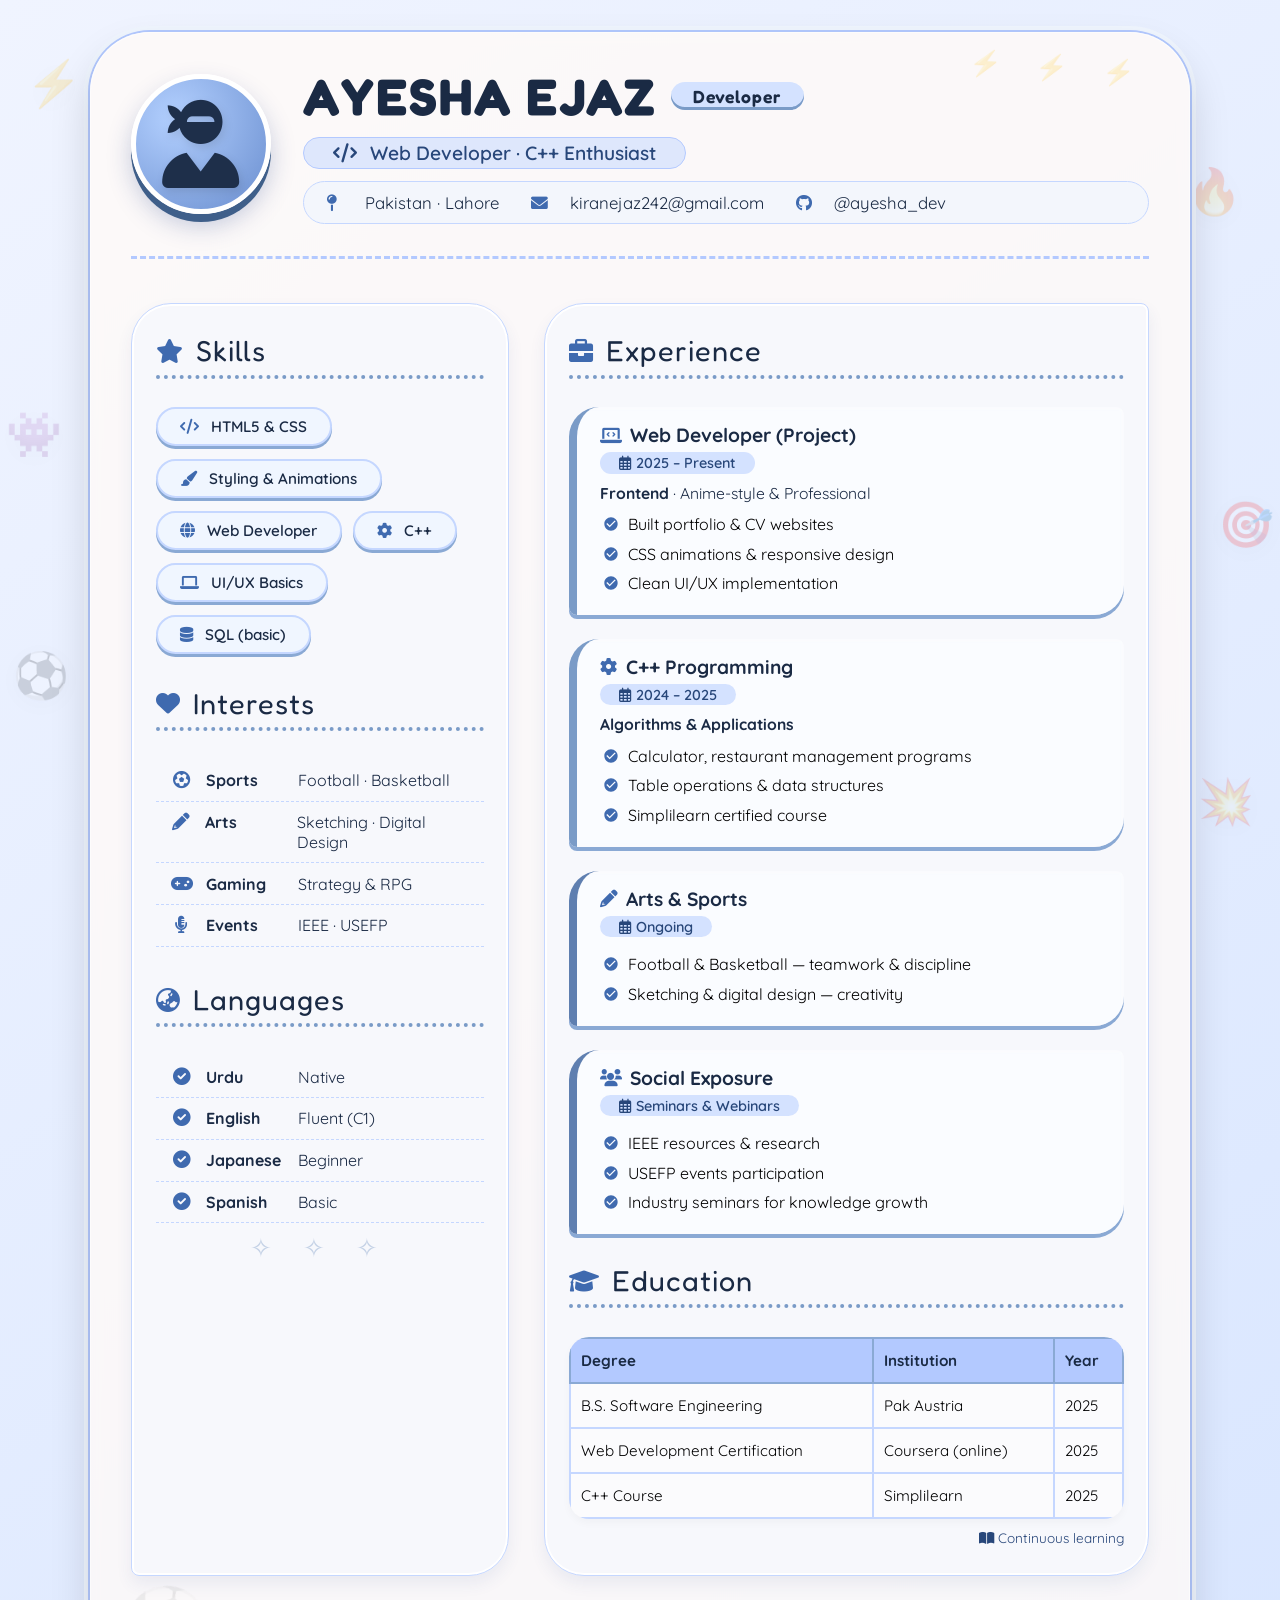
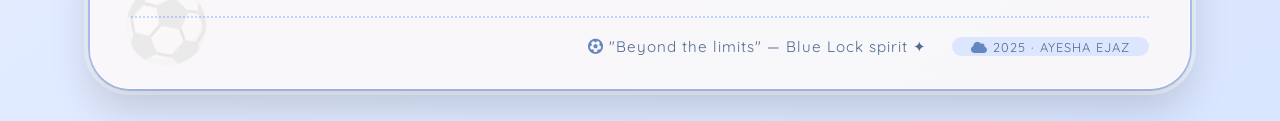
<file: index.html>
<!DOCTYPE html>
<html lang="en">
<head>
  <meta charset="UTF-8" />
  <meta name="viewport" content="width=device-width, initial-scale=1.0" />
  <title>Anime CV · Ayesha Ejaz</title>
  <!-- Font Awesome & Google Fonts -->
  <link rel="stylesheet" href="https://cdnjs.cloudflare.com/ajax/libs/font-awesome/6.0.0-beta3/css/all.min.css" />
  <link href="https://fonts.googleapis.com/css2?family=Quicksand:wght@400;600;700&family=Fredoka+One&display=swap" rel="stylesheet" />
  <style>
    * {
      margin: 0;
      padding: 0;
      box-sizing: border-box;
    }

    body {
      background: linear-gradient(145deg, #f0f4ff 0%, #d9e6ff 100%);
      font-family: 'Quicksand', sans-serif;
      min-height: 100vh;
      padding: 2rem 1rem;
      position: relative;
      overflow-x: hidden;
    }

    /* floating anime characters (Blue Lock style) */
    .floating-char {
      position: fixed;
      font-size: 2.8rem;
      opacity: 0.20;
      pointer-events: none;
      z-index: 0;
      animation: floatAnim 12s infinite alternate ease-in-out;
      filter: drop-shadow(0 4px 12px rgba(0, 20, 80, 0.12));
    }

    .char1 { top: 6%; left: 2%; animation-duration: 14s; }
    .char2 { top: 18%; right: 3%; animation-duration: 16s; animation-delay: -2s; }
    .char3 { bottom: 22%; left: 1%; animation-duration: 18s; animation-delay: -4s; }
    .char4 { bottom: 8%; right: 2%; animation-duration: 13s; animation-delay: -6s; }
    .char5 { top: 45%; left: 0.5%; animation-duration: 20s; animation-delay: -3s; }
    .char6 { top: 55%; right: 0.5%; animation-duration: 15s; animation-delay: -7s; }

    @keyframes floatAnim {
      0% { transform: translate(0, 0) rotate(0deg) scale(1); }
      25% { transform: translate(12px, -18px) rotate(6deg) scale(1.1); }
      50% { transform: translate(-8px, 8px) rotate(-4deg) scale(0.9); }
      75% { transform: translate(20px, 10px) rotate(8deg) scale(1.05); }
      100% { transform: translate(-12px, -12px) rotate(-3deg) scale(0.95); }
    }

    /* main card – anime/manga style */
    .cv-container {
      max-width: 1100px;
      width: 100%;
      margin: 0 auto;
      background: rgba(255, 250, 248, 0.8);
      backdrop-filter: blur(6px);
      border-radius: 60px 60px 40px 40px;
      box-shadow: 0 20px 40px rgba(0, 0, 0, 0.15), 0 0 0 2px #b3c9ff, 0 0 0 6px #f0f6ff;
      padding: 2rem 2.5rem;
      position: relative;
      z-index: 2;
      border: 1px solid rgba(255, 255, 255, 0.5);
    }

    /* decorative elements */
    .cv-container::before {
      content: "⚡  ⚡  ⚡";
      position: absolute;
      top: 18px;
      right: 40px;
      font-size: 1.6rem;
      letter-spacing: 14px;
      color: #4a6fa5;
      opacity: 0.2;
      font-weight: 300;
      transform: rotate(4deg);
      pointer-events: none;
    }

    .cv-container::after {
      content: "⚽";
      position: absolute;
      bottom: 20px;
      left: 30px;
      font-size: 4.5rem;
      opacity: 0.08;
      transform: rotate(-8deg);
      pointer-events: none;
    }

    /* ===== header / profile ===== */
    .profile-row {
      display: flex;
      flex-wrap: wrap;
      align-items: center;
      gap: 2rem;
      margin-bottom: 2.8rem;
      border-bottom: 3px dashed #b3c9ff;
      padding-bottom: 2rem;
    }

    .avatar-frame {
      flex-shrink: 0;
      width: 140px;
      height: 140px;
      background: radial-gradient(circle at 30% 30%, #b3d0ff, #6a8ecf);
      border-radius: 50%;
      display: flex;
      align-items: center;
      justify-content: center;
      border: 5px solid #ffffff;
      box-shadow: 0 8px 0 #3f5f8a, 0 12px 24px rgba(30, 60, 130, 0.25);
      transition: 0.2s;
    }

    .avatar-frame i {
      font-size: 5.5rem;
      color: #1e2f4a;
      filter: drop-shadow(2px 4px 4px rgba(0,0,0,0.1));
    }

    .profile-text {
      flex: 1;
    }

    .profile-text h1 {
      font-family: 'Fredoka One', cursive;
      font-size: 3.2rem;
      letter-spacing: 2px;
      color: #1a2a44;
      display: flex;
      align-items: center;
      gap: 14px;
      flex-wrap: wrap;
    }

    .profile-text h1 small {
      font-size: 1.1rem;
      background: #d4e2ff;
      padding: 0.2rem 1.4rem;
      border-radius: 40px;
      color: #1a2a44;
      font-weight: 600;
      letter-spacing: 1px;
      box-shadow: inset 0 -3px 0 #7a9bc7;
    }

    .subtitle {
      font-size: 1.2rem;
      font-weight: 600;
      color: #28477a;
      background: rgba(200, 219, 255, 0.6);
      display: inline-block;
      padding: 0.2rem 1.8rem;
      border-radius: 30px;
      margin: 10px 0 12px;
      backdrop-filter: blur(2px);
      border: 1px solid #b3c9ff;
    }

    .tagline {
      display: flex;
      flex-wrap: wrap;
      gap: 1.2rem 2rem;
      font-size: 1.05rem;
      color: #1a2a44;
      background: rgba(235, 243, 255, 0.6);
      padding: 0.6rem 1.4rem;
      border-radius: 60px;
      backdrop-filter: blur(2px);
      border: 1px solid #c5d7ff;
    }

    .tagline i {
      color: #3f6aaf;
      margin-right: 8px;
      width: 1.6rem;
    }

    /* ===== 2 columns layout ===== */
    .cv-grid {
      display: grid;
      grid-template-columns: 1fr 1.6fr;
      gap: 2.2rem;
    }

    .left-panel {
      background: rgba(240, 246, 255, 0.5);
      backdrop-filter: blur(2px);
      border-radius: 40px 40px 40px 8px;
      padding: 1.8rem 1.5rem;
      border: 1px solid #c5d7ff;
      box-shadow: inset 0 0 0 2px #ffffff, 0 8px 16px rgba(50, 80, 140, 0.08);
    }

    .right-panel {
      background: rgba(240, 246, 255, 0.5);
      backdrop-filter: blur(2px);
      border-radius: 40px 8px 40px 40px;
      padding: 1.8rem 1.5rem;
      border: 1px solid #c5d7ff;
      box-shadow: inset 0 0 0 2px #ffffff, 0 8px 16px rgba(50, 80, 140, 0.08);
    }

    .section-title {
      font-family: 'Fredoka One', cursive;
      font-size: 1.8rem;
      letter-spacing: 1px;
      color: #1a2a44;
      border-bottom: 4px dotted #7a9bc7;
      padding-bottom: 0.4rem;
      margin-bottom: 1.8rem;
      display: flex;
      align-items: center;
      gap: 12px;
    }

    .section-title i {
      color: #3f6aaf;
      font-size: 1.5rem;
    }

    /* skill tags */
    .skill-tag {
      display: flex;
      flex-wrap: wrap;
      gap: 0.8rem 0.7rem;
      margin-bottom: 2rem;
    }

    .skill-tag span {
      background: #f0f6ff;
      padding: 0.5rem 1.4rem;
      border-radius: 40px;
      font-weight: 600;
      font-size: 0.95rem;
      color: #1a2a44;
      border: 2px solid #c5d7ff;
      box-shadow: 0 3px 0 #8aa9d4;
      transition: 0.1s ease;
    }

    .skill-tag span i {
      margin-right: 8px;
      color: #3f6aaf;
    }

    .info-list {
      list-style: none;
      margin-bottom: 2.2rem;
    }

    .info-list li {
      display: flex;
      align-items: baseline;
      gap: 12px;
      padding: 0.65rem 0.8rem;
      border-bottom: 1px dashed #c5d7ff;
      font-size: 1rem;
      color: #1a2a44;
    }

    .info-list li i {
      width: 1.6rem;
      color: #3f6aaf;
      font-size: 1.1rem;
      text-align: center;
    }

    .info-list li strong {
      font-weight: 700;
      min-width: 80px;
      color: #1a2a44;
    }

    /* experience & education cards */
    .exp-item {
      background: rgba(255, 255, 255, 0.6);
      backdrop-filter: blur(2px);
      padding: 1rem 1.4rem;
      border-radius: 30px 8px 30px 8px;
      margin-bottom: 1.5rem;
      border-left: 8px solid #7a9bc7;
      box-shadow: 0 4px 0 #8aa9d4;
      transition: 0.15s;
    }

    .exp-item h3 {
      font-size: 1.2rem;
      color: #1a2a44;
      display: flex;
      align-items: center;
      gap: 8px;
      flex-wrap: wrap;
    }

    .exp-item h3 i {
      color: #3f6aaf;
      font-size: 1.1rem;
    }

    .exp-item .meta {
      font-weight: 600;
      color: #28477a;
      font-size: 0.9rem;
      margin: 5px 0 8px;
      background: #d4e2ff;
      display: inline-block;
      padding: 0.1rem 1.2rem;
      border-radius: 40px;
    }

    .exp-item p {
      color: #1a2a44;
      line-height: 1.5;
      font-size: 0.98rem;
    }

    .exp-item ul {
      list-style: none;
      padding-left: 0.2rem;
      margin-top: 6px;
    }

    .exp-item ul li {
      padding: 0.2rem 0 0.2rem 1.6rem;
      background: url('data:image/svg+xml;utf8,<svg xmlns="http://www.w3.org/2000/svg" width="16" height="16" viewBox="0 0 24 24"><path fill="%233f6aaf" d="M12 2C6.48 2 2 6.48 2 12s4.48 10 10 10 10-4.48 10-10S17.52 2 12 2zm-2 15l-5-5 1.41-1.41L10 14.17l7.59-7.59L19 8l-9 9z"/></svg>') left center no-repeat;
      background-size: 1rem;
      margin-bottom: 3px;
    }

    .cute-separator {
      text-align: center;
      font-size: 1.6rem;
      letter-spacing: 12px;
      color: #7a9bc7;
      opacity: 0.4;
      margin: 0.5rem 0;
    }

    /* table (education) */
    .edu-table {
      width: 100%;
      border-collapse: collapse;
      margin: 1.2rem 0 0.5rem;
      font-size: 0.95rem;
      border-radius: 20px;
      overflow: hidden;
      box-shadow: 0 4px 8px rgba(0,0,0,0.03);
    }

    .edu-table th {
      background: #b3c9ff;
      color: #1a2a44;
      font-weight: 700;
      padding: 12px 10px;
      text-align: left;
      border: 2px solid #8aa9d4;
    }

    .edu-table td {
      padding: 12px 10px;
      border: 2px solid #c5d7ff;
      background: rgba(255, 255, 255, 0.5);
    }

    .edu-table tr:last-child td {
      border-bottom: 2px solid #c5d7ff;
    }

    /* footer */
    .footer-note {
      margin-top: 2.5rem;
      text-align: right;
      font-size: 0.95rem;
      color: #28477a;
      border-top: 2px dotted #b3c9ff;
      padding-top: 1.2rem;
      opacity: 0.8;
      letter-spacing: 1px;
    }

    .footer-note i {
      color: #3f6aaf;
    }

    /* responsiveness */
    @media (max-width: 780px) {
      .cv-grid {
        grid-template-columns: 1fr;
        gap: 2rem;
      }
      .profile-row {
        flex-direction: column;
        align-items: center;
        text-align: center;
      }
      .profile-text h1 {
        justify-content: center;
        font-size: 2.6rem;
      }
      .tagline {
        justify-content: center;
      }
      .cv-container {
        padding: 1.5rem;
      }
      .floating-char {
        font-size: 2rem;
        opacity: 0.15;
      }
    }

    @media (max-width: 460px) {
      .avatar-frame {
        width: 110px;
        height: 110px;
      }
      .avatar-frame i {
        font-size: 4rem;
      }
      .profile-text h1 {
        font-size: 2rem;
      }
      .floating-char {
        font-size: 1.6rem;
      }
    }
  </style>
</head>
<body>

  <!-- Floating Blue Lock style characters (anime vibe) -->
  <div class="floating-char char1">⚡</div>
  <div class="floating-char char2">🔥</div>
  <div class="floating-char char3">⚽</div>
  <div class="floating-char char4">💥</div>
  <div class="floating-char char5">👾</div>
  <div class="floating-char char6">🎯</div>

  <!-- main CV container -->
  <div class="cv-container">
    <!-- profile header -->
    <div class="profile-row">
      <div class="avatar-frame">
        <i class="fas fa-user-ninja"></i>
      </div>
      <div class="profile-text">
        <h1>
          AYESHA EJAZ <small>Developer</small>
        </h1>
        <div class="subtitle">
          <i class="fas fa-code" style="margin-right: 8px;"></i>  Web Developer · C++ Enthusiast
        </div>
        <div class="tagline">
          <span><i class="fas fa-map-pin"></i> Pakistan · Lahore</span>
          <span><i class="fas fa-envelope"></i> kiranejaz242@gmail.com</span>
          <span><i class="fab fa-github"></i> @ayesha_dev</span>
        </div>
      </div>
    </div>

    <!-- grid main -->
    <div class="cv-grid">
      <!-- LEFT PANEL: skills, interests, social -->
      <div class="left-panel">
        <div class="section-title">
          <i class="fas fa-star"></i> Skills
        </div>
        <div class="skill-tag">
          <span><i class="fas fa-code"></i> HTML5 & CSS</span>
          <span><i class="fas fa-paint-brush"></i> Styling & Animations</span>
          <span><i class="fas fa-globe"></i> Web Developer</span>
          <span><i class="fas fa-cog"></i> C++</span>
          <span><i class="fas fa-laptop"></i> UI/UX Basics</span>
          <span><i class="fas fa-database"></i> SQL (basic)</span>
        </div>

        <div class="section-title" style="margin-top: 2rem;">
          <i class="fas fa-heart"></i> Interests
        </div>
        <ul class="info-list">
          <li><i class="fas fa-futbol"></i> <strong>Sports</strong> Football · Basketball</li>
          <li><i class="fas fa-pencil-alt"></i> <strong>Arts</strong> Sketching · Digital Design</li>
          <li><i class="fas fa-gamepad"></i> <strong>Gaming</strong> Strategy & RPG</li>
          <li><i class="fas fa-microphone-alt"></i> <strong>Events</strong> IEEE · USEFP</li>
        </ul>

        <div class="section-title" style="margin-top: 0.5rem;">
          <i class="fas fa-globe-asia"></i> Languages
        </div>
        <ul class="info-list" style="margin-bottom: 0;">
          <li><i class="fas fa-check-circle"></i> <strong>Urdu</strong> Native</li>
          <li><i class="fas fa-check-circle"></i> <strong>English</strong> Fluent (C1)</li>
          <li><i class="fas fa-check-circle"></i> <strong>Japanese</strong> Beginner</li>
          <li><i class="fas fa-check-circle"></i> <strong>Spanish</strong> Basic</li>
        </ul>
        <div class="cute-separator">✧  ✧  ✧</div>
      </div>

      <!-- RIGHT PANEL: experience, education, social exposure -->
      <div class="right-panel">
        <div class="section-title">
          <i class="fas fa-briefcase"></i> Experience
        </div>

        <div class="exp-item">
          <h3><i class="fas fa-laptop-code"></i> Web Developer (Project)</h3>
          <div class="meta"><i class="far fa-calendar-alt"></i> 2025 – Present</div>
          <p><strong>Frontend</strong> · Anime-style & Professional</p>
          <ul>
            <li>Built portfolio & CV websites</li>
            <li>CSS animations & responsive design</li>
            <li>Clean UI/UX implementation</li>
          </ul>
        </div>

        <div class="exp-item">
          <h3><i class="fas fa-cog"></i> C++ Programming</h3>
          <div class="meta"><i class="far fa-calendar-alt"></i> 2024 – 2025</div>
          <p><strong>Algorithms & Applications</strong></p>
          <ul>
            <li>Calculator, restaurant management programs</li>
            <li>Table operations & data structures</li>
            <li>Simplilearn certified course</li>
          </ul>
        </div>

        <div class="exp-item" style="border-left-color: #5f7fb0;">
          <h3><i class="fas fa-pencil-alt"></i> Arts & Sports</h3>
          <div class="meta"><i class="far fa-calendar-alt"></i> Ongoing</div>
          <ul>
            <li>Football & Basketball — teamwork & discipline</li>
            <li>Sketching & digital design — creativity</li>
          </ul>
        </div>

        <div class="exp-item" style="border-left-color: #5f7fb0;">
          <h3><i class="fas fa-users"></i> Social Exposure</h3>
          <div class="meta"><i class="far fa-calendar-alt"></i> Seminars & Webinars</div>
          <ul>
            <li>IEEE resources & research</li>
            <li>USEFP events participation</li>
            <li>Industry seminars for knowledge growth</li>
          </ul>
        </div>

        <!-- Education section with table -->
        <div class="section-title" style="margin-top: 1.8rem;">
          <i class="fas fa-graduation-cap"></i> Education
        </div>
        <table class="edu-table">
          <thead>
            <tr>
              <th>Degree</th>
              <th>Institution</th>
              <th>Year</th>
            </tr>
          </thead>
          <tbody>
            <tr>
              <td>B.S. Software Engineering</td>
              <td>Pak Austria</td>
              <td>2025</td>
            </tr>
            <tr>
              <td>Web Development Certification</td>
              <td>Coursera (online)</td>
              <td>2025</td>
            </tr>
            <tr>
              <td>C++ Course</td>
              <td>Simplilearn</td>
              <td>2025</td>
            </tr>
          </tbody>
        </table>
        <p style="font-size: 0.85rem; color: #28477a; margin-top: 0.6rem; text-align: right;">
          <i class="fas fa-book-open"></i> Continuous learning
        </p>
      </div>
    </div>

    <!-- footer -->
    <div class="footer-note">
      <i class="fas fa-futbol"></i>  "Beyond the limits" — Blue Lock spirit ✦
      <span style="margin-left: 20px; background: #d4e2ff; padding: 0.1rem 1.2rem; border-radius: 30px; font-size: 0.8rem;">
        <i class="fas fa-cloud"></i> 2025 · AYESHA EJAZ
      </span>
    </div>
  </div>
</body>
</html>
</file>
